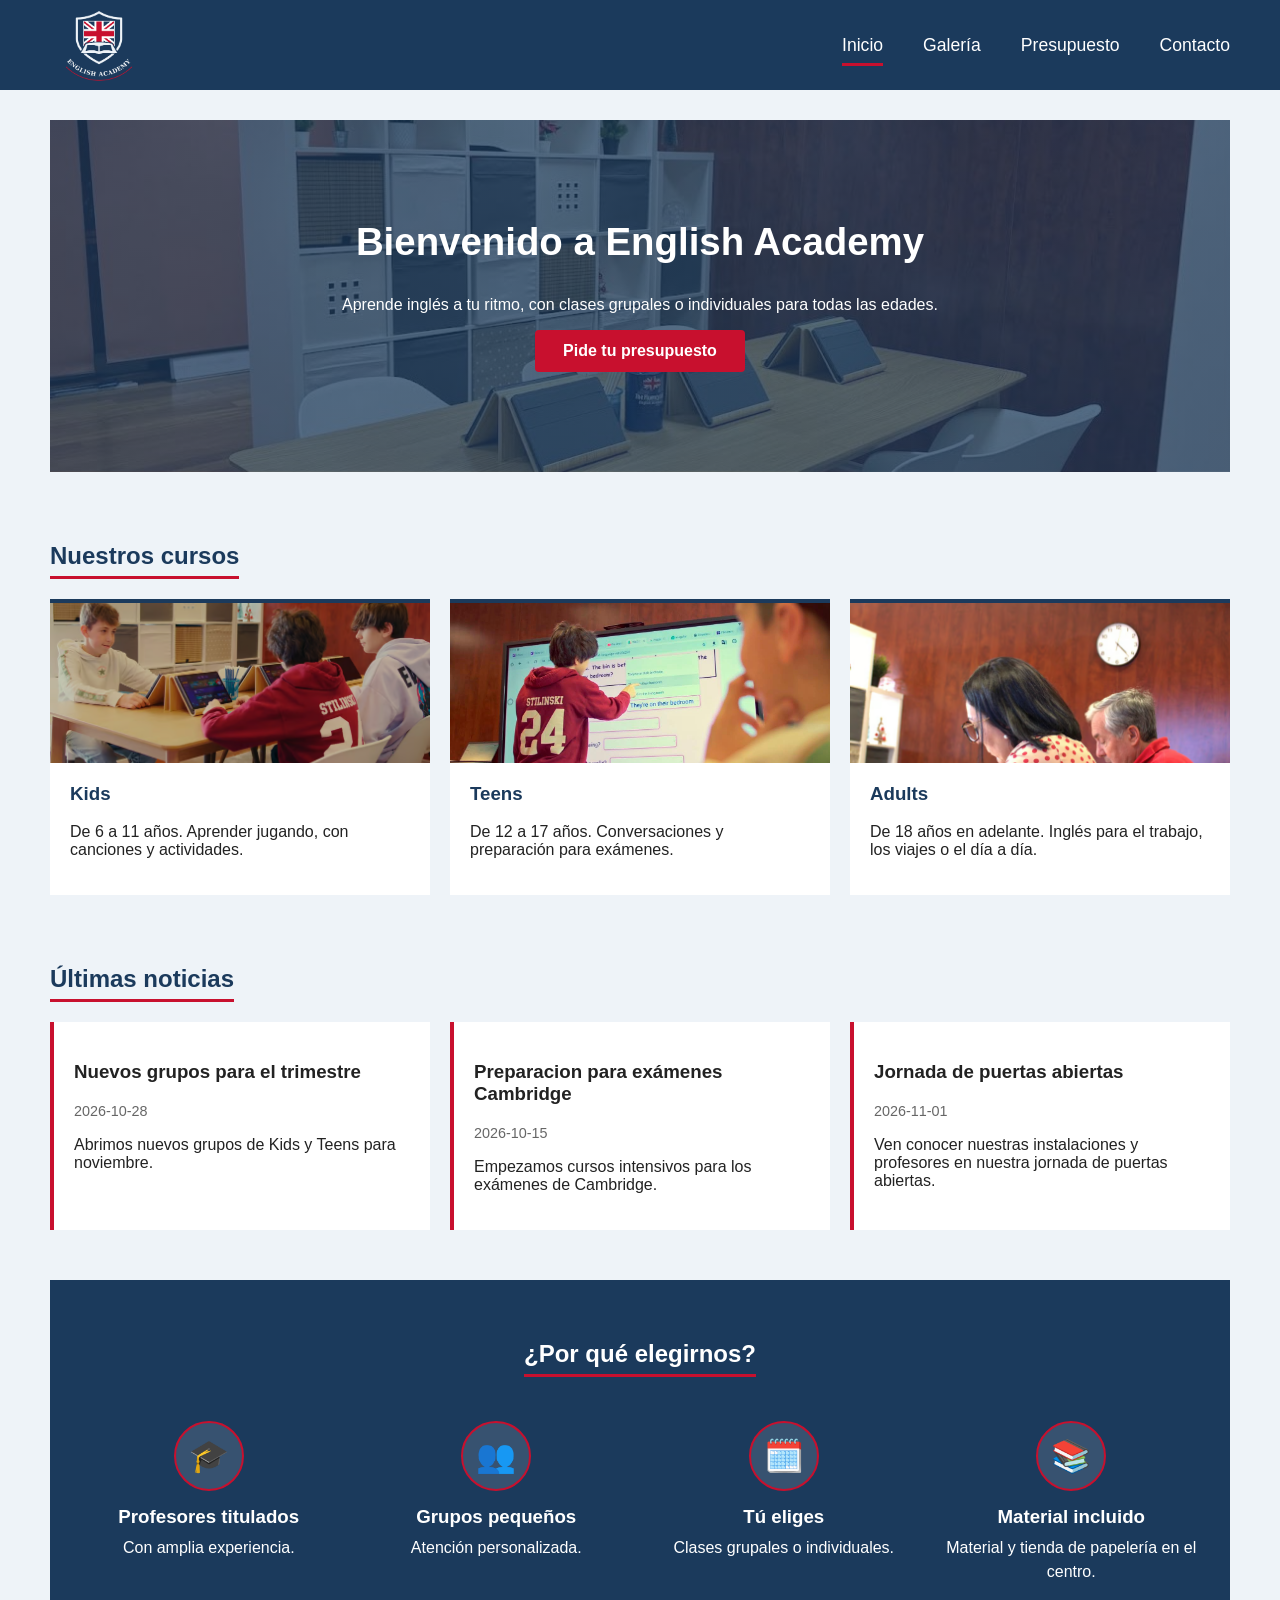
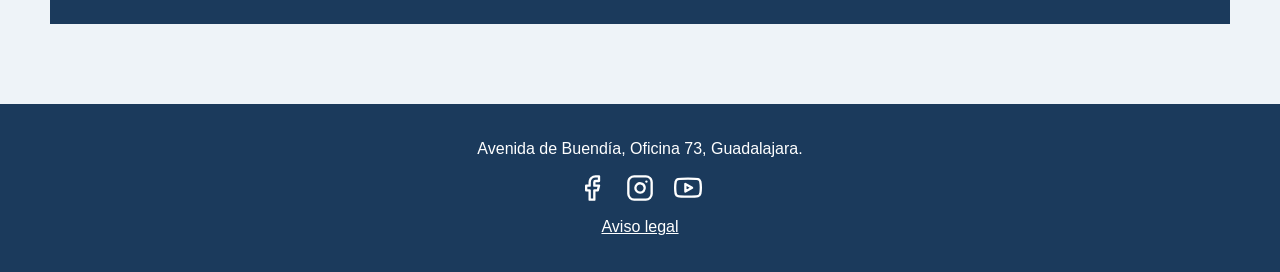
<file: index.html>
<!DOCTYPE html>
<html lang="es">
<head>
  <meta charset="UTF-8">
  <meta name="viewport" content="width=device-width, initial-scale=1.0">
  <title>englishacademy | Inicio</title>
  <!-- Enlazamos el archivo CSS -->
  <link rel="stylesheet" href="css/style.css">
</head>
<body>

  <!-- CABECERA + MENÚ -->
  <header class="cabecera">
    <a class="logo" href="index.html">
        <img src="./images/logo.png" alt="Logo de English Academy">
    </a>
    <!-- Menú de navegación -->
    <nav>
      <ul class="menu">
        <li><a href="index.html" class="activo">Inicio</a></li>
        <li><a href="views/galeria.html">Galería</a></li>
        <li><a href="views/presupuesto.html">Presupuesto</a></li>
        <li><a href="views/contacto.html">Contacto</a></li>
      </ul>
    </nav>
  </header>

  <!-- CONTENIDO PRINCIPAL -->
  <main>
    
    <!-- Presentación -->
    <section id="inicio" class="hero">
      <h1>Bienvenido a English Academy</h1>
      <p>Aprende inglés a tu ritmo, con clases grupales o individuales para todas las edades.</p>
      <a class="boton" href="views/presupuesto.html">Pide tu presupuesto</a>
     </section>

     <!-- Nuestros cursos-->
     <section id="cursos">
      <h2>Nuestros cursos</h2>
      <!-- Tarjetas de cursos -->
      <div class="tarjetas">
        <article class="tarjeta tarjeta-curso">
          <img src="./images/foto2.avif" alt="Niños aprendiendo inglés en clase" width="300" height="200">
          <div class="tarjeta-texto">
            <h3>Kids</h3>
            <p>De 6 a 11 años. Aprender jugando, con canciones y actividades.</p>
          </div>
        </article>
        <article class="tarjeta tarjeta-curso">
          <img src="./images/foto6.jpeg" alt="Adolescentes preparando exámenes de inglés" width="300" height="200">
          <div class="tarjeta-texto">
            <h3>Teens</h3>
            <p>De 12  a 17 años. Conversaciones y preparación para exámenes.</p>
          </div>
        </article>
        <article class="tarjeta tarjeta-curso">
          <img src="./images/foto1.avif" alt="Adultos en una clase de inglés" width="300" height="200">
          <div class="tarjeta-texto">
            <h3>Adults</h3>
            <p>De 18 años en adelante. Inglés para el trabajo, los viajes o el día a día.</p>
          </div>
        </article>
      </div>
    </section>
    
    <!-- Últimas noticias (se cargan desde un archivo JSON)-->
     <section id="noticias">
        <h2>Últimas noticias</h2>
        <div id="contenedor-noticias">
          <!-- Las noticias se cargarán aquí mediante JavaScript -->
        </div>
     </section>

    <!-- ¿Por qué elegirnos? -->
     <section id="porque" class="porque">
      <h2>¿Por qué elegirnos?</h2>
      <div class="ventajas-grid">
        <div class="ventaja">
          <span class="icono" aria-hidden="true">🎓</span>
          <h3>Profesores titulados</h3>
          <p>Con amplia experiencia.</p>
        </div>
        <div class="ventaja">
          <span class="icono" aria-hidden="true">👥</span>
          <h3>Grupos pequeños</h3>
          <p>Atención personalizada.</p>
        </div>
        <div class="ventaja">
          <span class="icono" aria-hidden="true">🗓️</span>
          <h3>Tú eliges</h3>
          <p>Clases grupales o individuales.</p>
        </div>
        <div class="ventaja">
          <span class="icono" aria-hidden="true">📚</span>
          <h3>Material incluido</h3>
          <p>Material y tienda de papelería en el centro.</p>
        </div>
      </div>
    </section>

  </main>

  <!-- PIE DE PÁGINA -->
  <footer class="pie">
    <p>Avenida de Buendía, Oficina 73, Guadalajara.</p>
    <!-- Redes sociales (iconos SVG) -->
    <p class="redes">
      <a href="https://www.facebook.com" target="_blank" rel="noopener" aria-label="Facebook">
        <svg viewBox="0 0 24 24" width="28" height="28" aria-hidden="true">
          <path d="M18 2h-3a5 5 0 0 0-5 5v3H7v4h3v8h4v-8h3l1-4h-4V7a1 1 0 0 1 1-1h3z"/>
        </svg>
      </a>
      <a href="https://www.instagram.com" target="_blank" rel="noopener" aria-label="Instagram">
        <svg viewBox="0 0 24 24" width="28" height="28" aria-hidden="true">
          <rect x="2" y="2" width="20" height="20" rx="5" ry="5"/>
          <path d="M16 11.37A4 4 0 1 1 12.63 8 4 4 0 0 1 16 11.37z"/>
          <line x1="17.5" y1="6.5" x2="17.51" y2="6.5"/>
        </svg>
      </a>
      <a href="https://www.youtube.com" target="_blank" rel="noopener" aria-label="YouTube">
        <svg viewBox="0 0 24 24" width="28" height="28" aria-hidden="true">
          <path d="M22.54 6.42a2.78 2.78 0 0 0-1.94-2C18.88 4 12 4 12 4s-6.88 0-8.6.46a2.78 2.78 0 0 0-1.94 2A29 29 0 0 0 1 11.75a29 29 0 0 0 .46 5.33A2.78 2.78 0 0 0 3.4 19c1.72.46 8.6.46 8.6.46s6.88 0 8.6-.46a2.78 2.78 0 0 0 1.94-2 29 29 0 0 0 .46-5.25 29 29 0 0 0-.46-5.33z"/>
          <polygon points="9.75 15.02 15.5 11.75 9.75 8.48 9.75 15.02"/>
        </svg>
      </a>
    </p>
    <!-- Enlaces de privacidad -->
    <p><a href="./views/aviso-legal.html">Aviso legal</a></p>
  </footer>

  <script src="./js/noticias.js"></script>
</body>
</html>
</file>
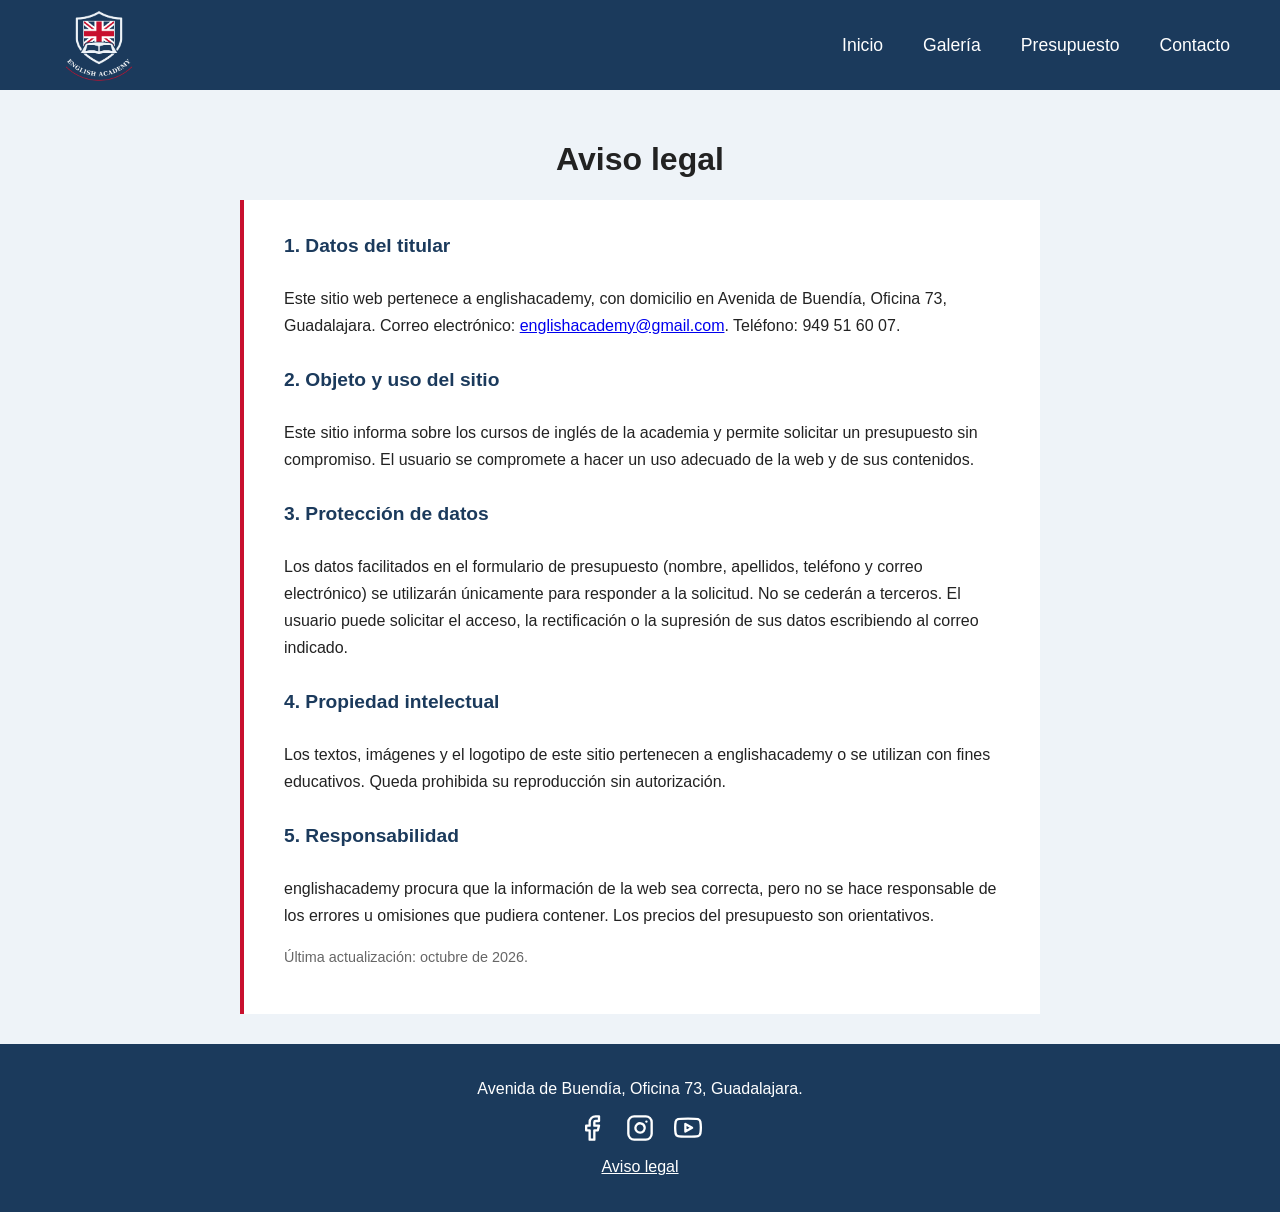
<file: views/aviso-legal.html>
<!DOCTYPE html>
<html lang="es">
<head>
  <meta charset="UTF-8">
  <meta name="viewport" content="width=device-width, initial-scale=1.0">
  <title>englishacademy | Aviso legal</title>
  <link rel="stylesheet" href="../css/style.css">
</head>
<body>

  <!-- CABECERA + MENÚ (ninguna opción resaltada: el aviso legal no está en el menú) -->
  <header class="cabecera">
    <a class="logo" href="../index.html">
      <img src="../images/logo.png" alt="Logo de English Academy">
    </a>
    <nav>
      <ul class="menu">
        <li><a href="../index.html">Inicio</a></li>
        <li><a href="galeria.html">Galería</a></li>
        <li><a href="presupuesto.html">Presupuesto</a></li>
        <li><a href="contacto.html">Contacto</a></li>
      </ul>
    </nav>
  </header>

  <!-- CONTENIDO PRINCIPAL -->
  <main>
    <h1>Aviso legal</h1>

    <article class="legal">
      <h2>1. Datos del titular</h2>
      <p>
        Este sitio web pertenece a englishacademy, con domicilio en Avenida de Buendía,
        Oficina 73, Guadalajara. Correo electrónico:
        <a href="mailto:englishacademy@gmail.com">englishacademy@gmail.com</a>.
        Teléfono: 949 51 60 07.
      </p>

      <h2>2. Objeto y uso del sitio</h2>
      <p>
        Este sitio informa sobre los cursos de inglés de la academia y permite solicitar
        un presupuesto sin compromiso. El usuario se compromete a hacer un uso adecuado
        de la web y de sus contenidos.
      </p>

      <h2>3. Protección de datos</h2>
      <p>
        Los datos facilitados en el formulario de presupuesto (nombre, apellidos, teléfono
        y correo electrónico) se utilizarán únicamente para responder a la solicitud.
        No se cederán a terceros. El usuario puede solicitar el acceso, la rectificación
        o la supresión de sus datos escribiendo al correo indicado.
      </p>

      <h2>4. Propiedad intelectual</h2>
      <p>
        Los textos, imágenes y el logotipo de este sitio pertenecen a englishacademy o se
        utilizan con fines educativos. Queda prohibida su reproducción sin autorización.
      </p>

      <h2>5. Responsabilidad</h2>
      <p>
        englishacademy procura que la información de la web sea correcta, pero no se hace
        responsable de los errores u omisiones que pudiera contener. Los precios del
        presupuesto son orientativos.
      </p>

      <p class="legal-nota">Última actualización: octubre de 2026.</p>
    </article>
  </main>

  <!-- PIE DE PÁGINA -->
  <footer class="pie">
    <p>Avenida de Buendía, Oficina 73, Guadalajara.</p>

    <!-- Redes sociales (iconos SVG) -->
    <p class="redes">
      <a href="https://www.facebook.com" target="_blank" rel="noopener" aria-label="Facebook">
        <svg viewBox="0 0 24 24" width="28" height="28" aria-hidden="true">
          <path d="M18 2h-3a5 5 0 0 0-5 5v3H7v4h3v8h4v-8h3l1-4h-4V7a1 1 0 0 1 1-1h3z"/>
        </svg>
      </a>
      <a href="https://www.instagram.com" target="_blank" rel="noopener" aria-label="Instagram">
        <svg viewBox="0 0 24 24" width="28" height="28" aria-hidden="true">
          <rect x="2" y="2" width="20" height="20" rx="5" ry="5"/>
          <path d="M16 11.37A4 4 0 1 1 12.63 8 4 4 0 0 1 16 11.37z"/>
          <line x1="17.5" y1="6.5" x2="17.51" y2="6.5"/>
        </svg>
      </a>
      <a href="https://www.youtube.com" target="_blank" rel="noopener" aria-label="YouTube">
        <svg viewBox="0 0 24 24" width="28" height="28" aria-hidden="true">
          <path d="M22.54 6.42a2.78 2.78 0 0 0-1.94-2C18.88 4 12 4 12 4s-6.88 0-8.6.46a2.78 2.78 0 0 0-1.94 2A29 29 0 0 0 1 11.75a29 29 0 0 0 .46 5.33A2.78 2.78 0 0 0 3.4 19c1.72.46 8.6.46 8.6.46s6.88 0 8.6-.46a2.78 2.78 0 0 0 1.94-2 29 29 0 0 0 .46-5.25 29 29 0 0 0-.46-5.33z"/>
          <polygon points="9.75 15.02 15.5 11.75 9.75 8.48 9.75 15.02"/>
        </svg>
      </a>
    </p>
    <!-- Enlaces de privacidad -->
    <p><a href="aviso-legal.html">Aviso legal</a></p>
  </footer>

</body>
</html>
</file>
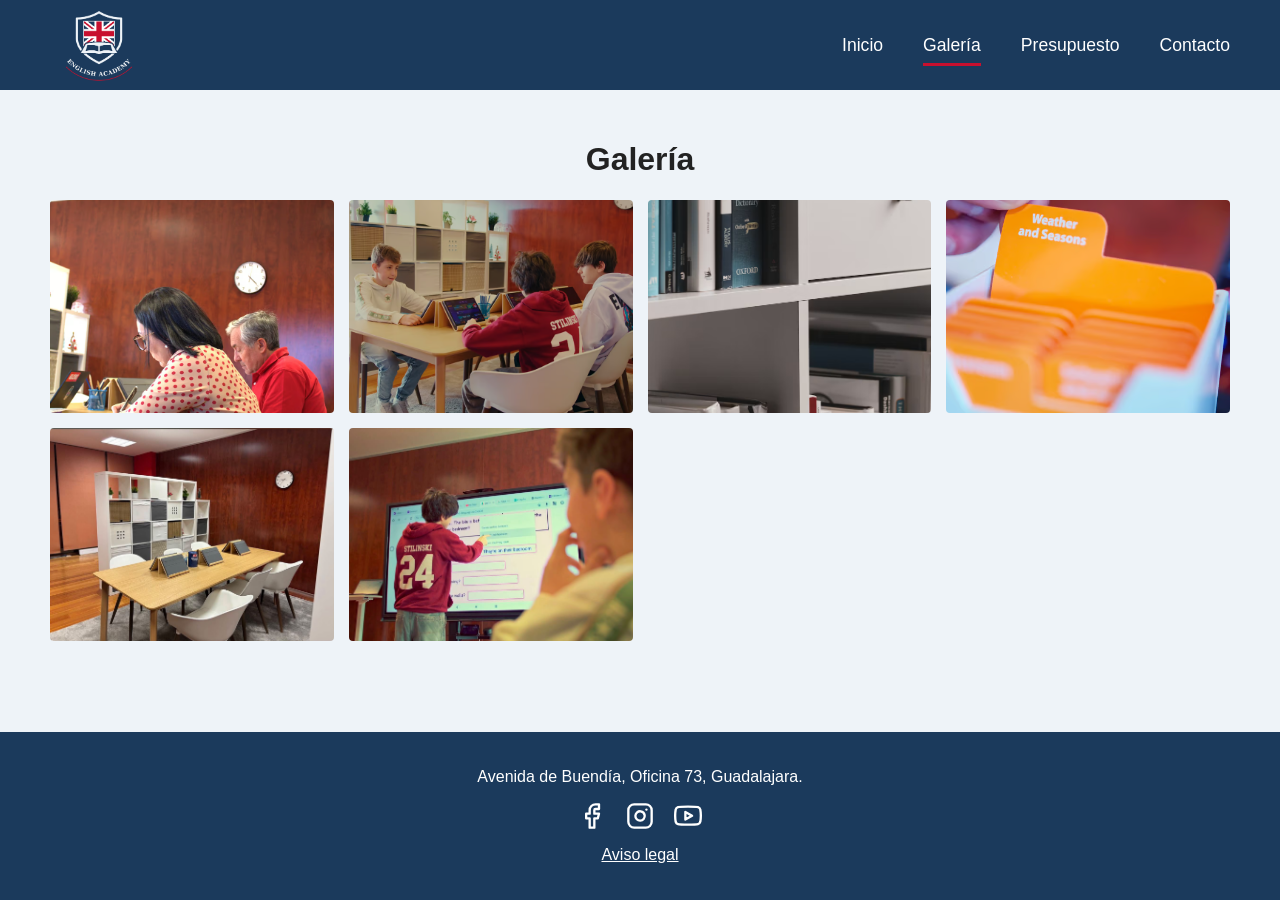
<file: views/galeria.html>
<!DOCTYPE html>
<html lang="es">
<head>
  <meta charset="UTF-8">
  <meta name="viewport" content="width=device-width, initial-scale=1.0">
  <title>englishacademy | Galería</title>
  <!-- Enlazamos el archivo CSS -->
  <link rel="stylesheet" href="../css/style.css">
</head>
<body>

  <!-- CABECERA + MENÚ -->
  <header class="cabecera">
    <a class="logo" href="../index.html">
        <img src="../images/logo.png" alt="Logo de English Academy">
    </a>
    <!-- Menú de navegación -->
    <nav>
      <ul class="menu">
        <li><a href="../index.html">Inicio</a></li>
        <li><a href="../views/galeria.html" class="activo">Galería</a></li>
        <li><a href="../views/presupuesto.html">Presupuesto</a></li>
        <li><a href="../views/contacto.html">Contacto</a></li>
      </ul>
    </nav>
  </header>

  <!-- CONTENIDO PRINCIPAL -->
  <main>
    <h1>Galería</h1>

    <div class="galeria-grid">
      <img src="../images/foto1.avif" alt="Adultos en clase" width="300" height="200">
      <img src="../images/foto2.avif" alt="Niños aprendiendo" width="300" height="200">
      <img src="../images/foto3.avif" alt="Preparación para exámenes" width="300" height="200">
      <img src="../images/foto4.avif" alt="Aprender con juegos" width="300" height="200">
      <img src="../images/foto5.jpeg" alt="Instalaciones" width="300" height="200">
      <img src="../images/foto6.jpeg" alt="clases didácticas" width="300" height="200">
    </div>

    <!-- lightbox: capa oscura al abrir la imagen-->
    <div id="lightbox" class="lightbox">
      <button id="cerrar" class="lb-boton lb-cerrar" type="button" aria-label="Cerrar">&times;</button>
      <button id="anterior" class="lb-boton lb-anterior" type="button" aria-label="Foto anterior">&#10094;</button>
      <img id="lightbox-img" src="../images/foto1.avif" alt="Foto ampliada" width="300" height="200">
      <button id="siguiente" class="lb-boton lb-siguiente" type="button" aria-label="Foto siguiente">&#10095;</button>
    </div>

  </main>

 
  <!-- PIE DE PÁGINA -->
  <footer class="pie">
    <p>Avenida de Buendía, Oficina 73, Guadalajara.</p>
    <!-- Redes sociales (iconos SVG) -->
    <p class="redes">
      <a href="https://www.facebook.com" target="_blank" rel="noopener" aria-label="Facebook">
        <svg viewBox="0 0 24 24" width="28" height="28" aria-hidden="true">
          <path d="M18 2h-3a5 5 0 0 0-5 5v3H7v4h3v8h4v-8h3l1-4h-4V7a1 1 0 0 1 1-1h3z"/>
        </svg>
      </a>
      <a href="https://www.instagram.com" target="_blank" rel="noopener" aria-label="Instagram">
        <svg viewBox="0 0 24 24" width="28" height="28" aria-hidden="true">
          <rect x="2" y="2" width="20" height="20" rx="5" ry="5"/>
          <path d="M16 11.37A4 4 0 1 1 12.63 8 4 4 0 0 1 16 11.37z"/>
          <line x1="17.5" y1="6.5" x2="17.51" y2="6.5"/>
        </svg>
      </a>
      <a href="https://www.youtube.com" target="_blank" rel="noopener" aria-label="YouTube">
        <svg viewBox="0 0 24 24" width="28" height="28" aria-hidden="true">
          <path d="M22.54 6.42a2.78 2.78 0 0 0-1.94-2C18.88 4 12 4 12 4s-6.88 0-8.6.46a2.78 2.78 0 0 0-1.94 2A29 29 0 0 0 1 11.75a29 29 0 0 0 .46 5.33A2.78 2.78 0 0 0 3.4 19c1.72.46 8.6.46 8.6.46s6.88 0 8.6-.46a2.78 2.78 0 0 0 1.94-2 29 29 0 0 0 .46-5.25 29 29 0 0 0-.46-5.33z"/>
          <polygon points="9.75 15.02 15.5 11.75 9.75 8.48 9.75 15.02"/>
        </svg>
      </a>
    </p>
    <!-- Enlaces de privacidad -->
    <p><a href="../views/aviso-legal.html">Aviso legal</a></p>
  </footer>

  <!--Anexamos el jQuery y nuestro Script-->
  <script src="../js/jquery-4.0.0.min.js"></script>
  <script src="../js/galeria.js"></script>
</body>
</html>
</file>
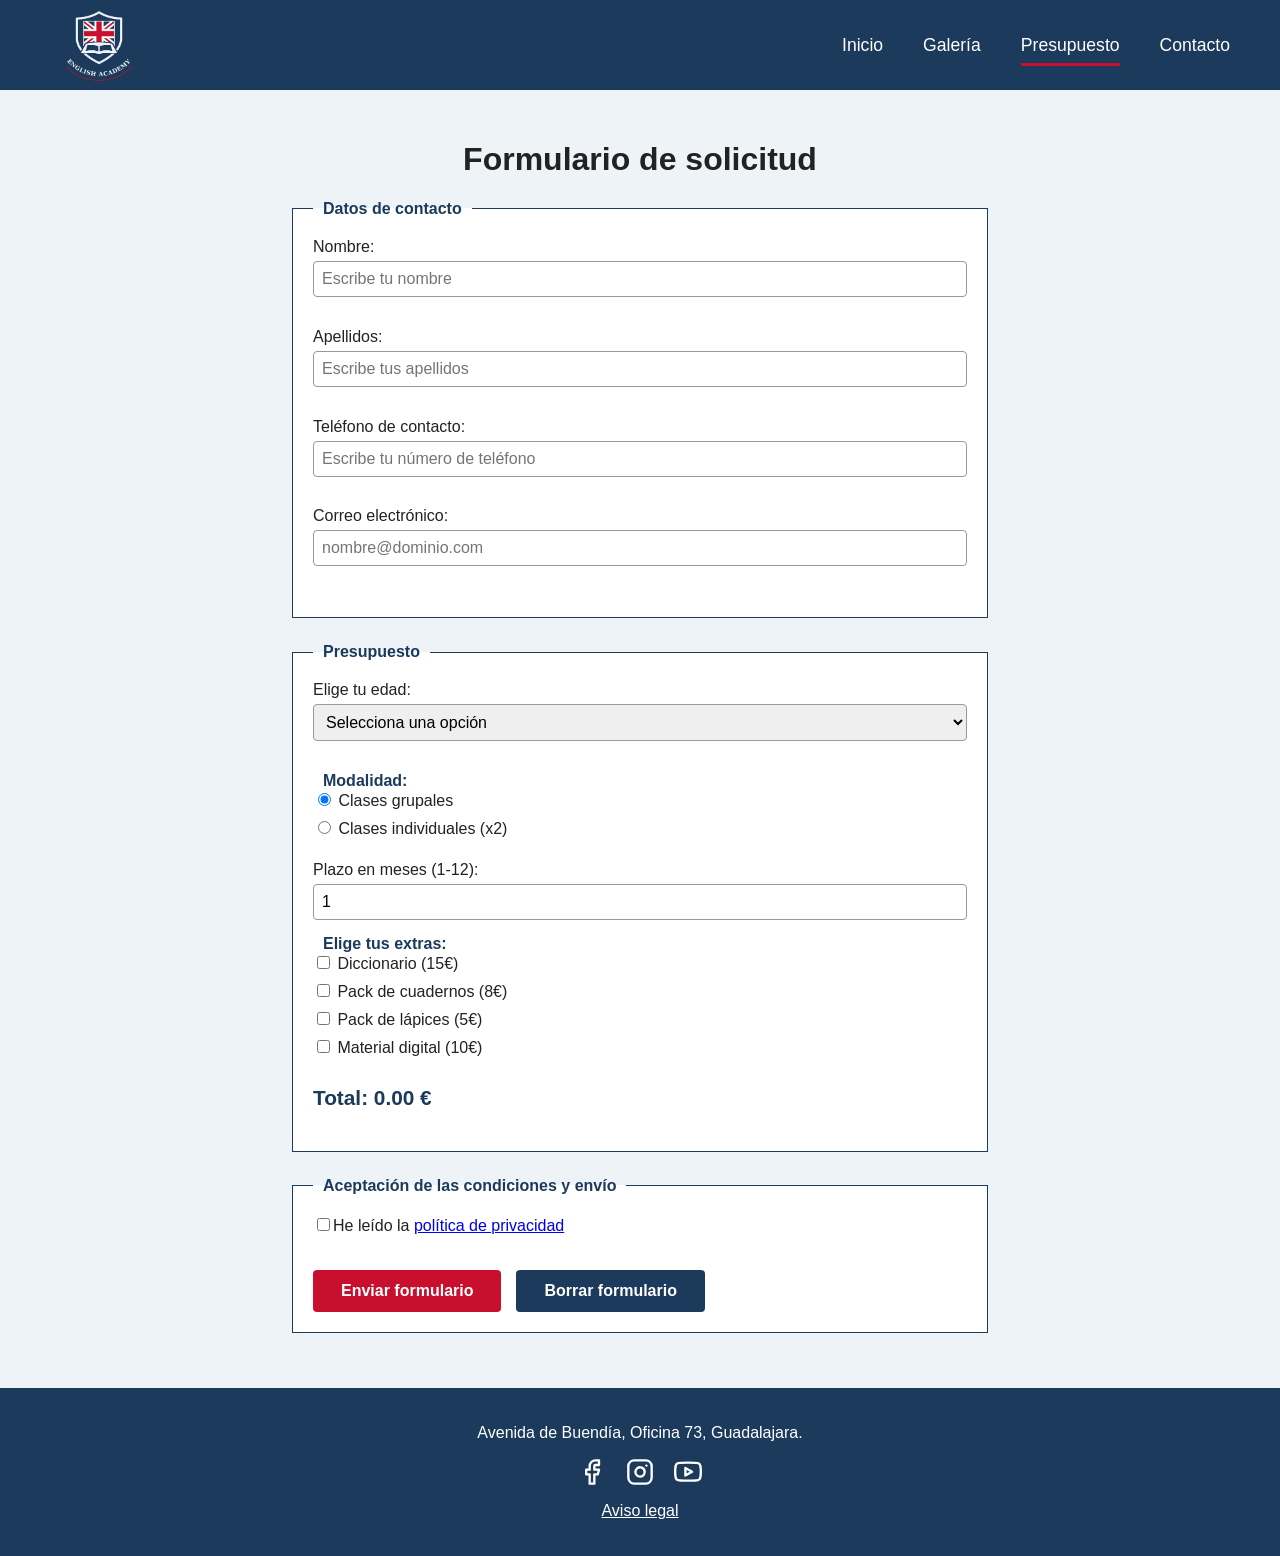
<file: views/presupuesto.html>
<!DOCTYPE html>
<html lang="es">
<head>
  <meta charset="UTF-8">
  <meta name="viewport" content="width=device-width, initial-scale=1.0">
  <title>englishacademy | Presupuesto</title>
  <!-- Enlazamos el archivo CSS -->
  <link rel="stylesheet" href="../css/style.css">
</head>
<body>

  <!-- CABECERA + MENÚ -->
  <header class="cabecera">
    <a class="logo" href="../index.html">
        <img src="../images/logo.png" alt="Logo de English Academy">
    </a>
    <!-- Menú de navegación -->
    <nav>
      <ul class="menu">
        <li><a href="../index.html">Inicio</a></li>
        <li><a href="../views/galeria.html">Galería</a></li>
        <li><a href="../views/presupuesto.html" class="activo">Presupuesto</a></li>
        <li><a href="../views/contacto.html">Contacto</a></li>
      </ul>
    </nav>
  </header>

  <!-- CONTENIDO PRINCIPAL -->
  <main>
    <h1>Formulario de solicitud</h1>

    <form id="formulario" action="#" method="post" novalidate>
      
      <!--Usaremos un fieldset para agrupar los campos el formulario-->
      <!--Solicitamos datos de contacto-->
      <fieldset>
        <legend>Datos de contacto</legend>

        <div class="campo">
          <label for="nombre">Nombre:</label>
          <input type="text" id="nombre" name="nombre" placeholder="Escribe tu nombre" required>
          <span class="error" id="error-nombre"></span>
        </div>
        <div class="campo">
          <label for="apellidos">Apellidos:</label>
          <input type="text" id="apellidos" name="apellidos" placeholder="Escribe tus apellidos" required>
          <span class="error" id="error-apellidos"></span>
        </div>
        <div class="campo">
          <label for="telefono">Teléfono de contacto:</label>
          <input type="tel" id="telefono" name="telefono" placeholder="Escribe tu número de teléfono" required>
          <span class="error" id="error-telefono"></span>
        </div>
        <div class="campo">
          <label for="email">Correo electrónico:</label>
          <input type="text" id="email" name="email" placeholder="nombre@dominio.com" required>
          <span class="error" id="error-email"></span>
        </div>
      </fieldset>

      <!--Presupuesto-->
      <fieldset>
        <legend>Presupuesto</legend>

        <!--Presupuesto:Por edad-->
        <div class="campo">
          <label for="producto">Elige tu edad:</label>
          <select id="producto" name="producto" required>
            <option value="" data-precio="0">Selecciona una opción</option>
            <option value="kids" data-precio="40">Kids (6-11 años) - 40€/mes</option>
            <option value="teens" data-precio="50">Teen (12-17 años) - 50€/mes</option>
            <option value="adults" data-precio="60">Adults (18+ años) - 60€/mes</option>
          </select>
          <span class="error" id="error-producto"></span>
        </div>

        <!--Modalidad (Grupal o individual):Multiplicar precio-->
        <fieldset class="grupo">
          <legend>Modalidad:</legend>
          <label for="grupal">
            <input type="radio" id="grupal" name="modalidad" value="grupal" data-factor="1" checked>
            Clases grupales
          </label>
          <label for="individual">
            <input type="radio" id="individual" name="modalidad" value="individual" data-factor="2">
            Clases individuales (x2)
          </label>
        </fieldset>

        <!--Plazo: duración-->
        <div class="campo">
          <label for="plazo">Plazo en meses (1-12):</label>
          <input type="number" id="plazo" name="plazo" min="1" max="12" value="1" required>
        </div>

        <!--Extras: casillas que suman al importe final-->

        <fieldset class="grupo">
          <legend>Elige tus extras:</legend>
          <label for="extra-diccionario">
            <input type="checkbox" id="extra-diccionario" name="extras" value="diccionario" data-precio="15">
            Diccionario (15€)
          </label>
          <label for="extra-cuaderno">
            <input type="checkbox" id="extra-cuaderno" name="extras" value="cuaderno" data-precio="8">
            Pack de cuadernos (8€)
          </label>
          <label for="extra-lapices">
            <input type="checkbox" id="extra-lapices" name="extras" value="lapices" data-precio="5">
            Pack de lápices (5€)
          </label>
          <label for="extra-digital">
            <input type="checkbox" id="extra-digital" name="extras" value="digital" data-precio="10">
            Material digital (10€)
          </label>
        </fieldset>

        <!--Total: se actualizará con JavaScript-->
        <p class="total">
          Total: <output id="total" for="producto grupal individual plazo extra-diccionario extra-cuaderno extra-lapices extra-digital">0€</output>
        </p>

      </fieldset>

      <!--Condiciones y envió-->
      <fieldset>
        <legend>Aceptación de las condiciones y envío</legend>
        
        <label for="privacidad">
          <input type="checkbox" id="privacidad" name="privacidad" required>He leído la <a href="../views/aviso-legal.html" target="_blank" rel="noopener">política de privacidad</a>
        </label>
        <span class="error" id="error-privacidad"></span>
        
        <div class="botones">
          <button type="submit" class="boton">Enviar formulario</button>
          <button type="reset" class="boton boton-secundario">Borrar formulario</button>
        </div>
      </fieldset>

    </form>
  </main>

  <!-- PIE DE PÁGINA -->
  <footer class="pie">
    <p>Avenida de Buendía, Oficina 73, Guadalajara.</p>
    <!-- Redes sociales (iconos SVG) -->
    <p class="redes">
      <a href="https://www.facebook.com" target="_blank" rel="noopener" aria-label="Facebook">
        <svg viewBox="0 0 24 24" width="28" height="28" aria-hidden="true">
          <path d="M18 2h-3a5 5 0 0 0-5 5v3H7v4h3v8h4v-8h3l1-4h-4V7a1 1 0 0 1 1-1h3z"/>
        </svg>
      </a>
      <a href="https://www.instagram.com" target="_blank" rel="noopener" aria-label="Instagram">
        <svg viewBox="0 0 24 24" width="28" height="28" aria-hidden="true">
          <rect x="2" y="2" width="20" height="20" rx="5" ry="5"/>
          <path d="M16 11.37A4 4 0 1 1 12.63 8 4 4 0 0 1 16 11.37z"/>
          <line x1="17.5" y1="6.5" x2="17.51" y2="6.5"/>
        </svg>
      </a>
      <a href="https://www.youtube.com" target="_blank" rel="noopener" aria-label="YouTube">
        <svg viewBox="0 0 24 24" width="28" height="28" aria-hidden="true">
          <path d="M22.54 6.42a2.78 2.78 0 0 0-1.94-2C18.88 4 12 4 12 4s-6.88 0-8.6.46a2.78 2.78 0 0 0-1.94 2A29 29 0 0 0 1 11.75a29 29 0 0 0 .46 5.33A2.78 2.78 0 0 0 3.4 19c1.72.46 8.6.46 8.6.46s6.88 0 8.6-.46a2.78 2.78 0 0 0 1.94-2 29 29 0 0 0 .46-5.25 29 29 0 0 0-.46-5.33z"/>
          <polygon points="9.75 15.02 15.5 11.75 9.75 8.48 9.75 15.02"/>
        </svg>
      </a>
    </p>
    <!-- Enlaces de privacidad -->
    <p><a href="../views/aviso-legal.html">Aviso legal</a></p>
  </footer>

  <script src="../js/presupuesto.js"></script>
</body>
</html>
</file>
<file: css/style.css>
/* ==========================================================
   englishacademy - Hoja de estilos principal
   Paleta: azul marino, rojo, azul claro (+ blanco y negro)
   ========================================================== */


/* ==========================================================
   VARIABLES DE COLOR
   ========================================================== */

:root {
  --azul: #1B3A5C;        /* color principal: menú, footer, títulos */
  --rojo: #C8102E;        /* acento: botones, subrayados, errores */
  --azul-claro: #EEF3F8;  /* fondo general de las páginas */
  --alto-menu: 90px;      /* altura del menú fijo; la usan la cabecera y el body */
}


/* ==========================================================
   BASE (body y main)
   ========================================================== */

* {
  box-sizing: border-box; /* el padding y el borde no aumentan el ancho de los elementos */
}

body {
  margin: 0;
  font-family: Arial, sans-serif; /* fuente del sitio; si no existe Arial, usa otra sin serifa */
  color: #222;                    /* negro suave para el texto */
  background: var(--azul-claro);
  padding-top: var(--alto-menu);  /* hueco para que el menú fijo no tape el contenido */
  min-height: 100vh;              /* el body mide como mínimo toda la altura de la ventana */
  display: flex;                  /* layout en columna: cabecera, main y footer */
  flex-direction: column;
}

main {
  padding: 30px 50px;
  flex: 1;                        /* el main ocupa todo el espacio libre y empuja el footer abajo */
}


/* ==========================================================
   CABECERA Y MENÚ FIJO
   ========================================================== */

.cabecera {
  position: fixed;         /* se queda arriba al hacer scroll */
  top: 0;
  left: 0;
  width: 100%;
  height: var(--alto-menu);
  background: var(--azul);
  display: flex;           /* logo a la izquierda y menú a la derecha */
  justify-content: space-between;
  align-items: center;     /* centra verticalmente */
  padding: 0 50px;
  z-index: 1000;           /* siempre por encima del contenido */
}

.logo img {
  height: 90px;            /* igual que --alto-menu: el logo ocupa toda la altura de la barra */
  width: auto;             /* mantiene la proporción */
  display: block;          /* evita el pequeño hueco bajo las imágenes */
}

.menu {
  list-style: none;        /* quita los puntos de la lista */
  display: flex;           /* enlaces en horizontal */
  gap: 40px;               /* separación entre enlaces */
  margin: 0;
  padding: 0;
}

.menu a {
  color: #fff;
  text-decoration: none;
  font-size: 1.1rem;
  padding: 8px 0;
}

/* Resalta la página actual (clase "activo") y el enlace al pasar el ratón */
.menu a:hover,
.menu a.activo {
  border-bottom: 3px solid var(--rojo);
}


/* ==========================================================
   FOOTER Y REDES SOCIALES
   ========================================================== */

/* ===== Redes sociales (iconos SVG) ===== */
.redes {
  display: flex;
  justify-content: center; /* iconos centrados */
  gap: 20px;
}

.redes a {
  color: #fff;               /* los iconos toman este color (currentColor) */
  display: inline-flex;
  transition: color 0.2s, transform 0.2s; /* cambio suave al pasar el ratón */
}

.redes a:hover {
  color: var(--rojo);
  transform: translateY(-3px); /* el icono sube un poco */
}

/* Estilo de línea común a los tres iconos */
.redes svg {
  fill: none;                /* sin relleno: solo el trazo */
  stroke: currentColor;      /* el trazo usa el color del enlace */
  stroke-width: 2;
  stroke-linecap: round;     /* extremos redondeados */
  stroke-linejoin: round;    /* esquinas redondeadas */
}

/* ===== Pie de página ===== */
.pie {
  background: var(--azul);
  color: #fff;
  text-align: center;
  padding: 20px;
}

.pie a {
  color: #fff;
}


/* ==========================================================
   PORTADA: NOTICIAS (cargadas desde JSON)
   ========================================================== */

#contenedor-noticias {
  display: grid;
  grid-template-columns: repeat(auto-fit, minmax(250px, 1fr)); /* tantas columnas como quepan, mínimo 250px */
  gap: 20px;
}

.noticia {
  background: #fff;
  padding: 20px;
  border-left: 4px solid var(--rojo);
}

.noticia time {
  color: #666;
  font-size: 0.9rem;
}


/* ==========================================================
   PORTADA: SECCIONES EN GENERAL
   ========================================================== */

main section {
  margin-bottom: 50px;     /* separación entre secciones */
}

main h2 {
  color: var(--azul);
  border-bottom: 3px solid var(--rojo);
  display: inline-block;   /* el subrayado solo mide lo que el texto */
  padding-bottom: 6px;
}


/* ==========================================================
   PORTADA: HERO Y BOTONES
   ========================================================== */

/* Hero: imagen de fondo con capa azul para que el texto se lea bien */
.hero {
  background:
    linear-gradient(rgba(27, 58, 92, 0.75), rgba(27, 58, 92, 0.75)), /* capa azul semitransparente */
    url("../images/foto5.jpeg");  /* la ruta se cuenta desde el CSS, por eso sube un nivel */
  background-size: cover;         /* la imagen cubre todo el hero */
  background-position: center;
  color: #fff;
  text-align: center;
  padding: 100px 30px;
}

.hero h1 {
  margin-top: 0;
  font-size: 2.4rem;
}

/* Botón principal (también se usa en el formulario y en contacto) */
.boton {
  display: inline-block;   /* permite dar padding a un enlace */
  background: var(--rojo);
  color: #fff;
  padding: 12px 28px;
  text-decoration: none;
  font-weight: bold;
  border-radius: 4px;
}

.boton:hover {
  background: #a00d25;     /* rojo más oscuro: variación del mismo color */
}


/* ==========================================================
   PORTADA: TARJETAS DE CURSOS
   ========================================================== */

/* Rejilla de tarjetas (cursos) */
.tarjetas {
  display: grid;
  grid-template-columns: repeat(auto-fit, minmax(250px, 1fr)); /* se adapta al ancho: 3, 2 o 1 columnas */
  gap: 20px;
}

.tarjeta {
  background: #fff;
  padding: 20px;
  border-top: 4px solid var(--azul);
}

/* Tarjeta de curso con imagen arriba */
.tarjeta-curso {
  padding: 0;              /* la imagen llega hasta los bordes */
  overflow: hidden;        /* recorta lo que se salga de la tarjeta */
  transition: transform 0.2s, box-shadow 0.2s;
}

.tarjeta-curso:hover {
  transform: translateY(-5px);                  /* la tarjeta sube al pasar el ratón */
  box-shadow: 0 8px 20px rgba(0, 0, 0, 0.15);
}

.tarjeta-curso img {
  display: block;
  width: 100%;
  height: 160px;           /* altura fija de la imagen */
  object-fit: cover;       /* recorta la imagen sin deformarla */
}

.tarjeta-texto {
  padding: 20px;
}

.tarjeta-texto h3 {
  margin-top: 0;
  color: var(--azul);
}


/* ==========================================================
   PORTADA: ¿POR QUÉ ELEGIRNOS?
   ========================================================== */

.porque {
  background: var(--azul); /* franja azul de lado a lado de la sección */
  color: #fff;
  padding: 40px 30px;
  text-align: center;
}

.porque h2 {
  color: #fff;             /* sustituye el azul de los h2 por blanco */
}

.ventajas-grid {
  display: grid;
  grid-template-columns: repeat(auto-fit, minmax(200px, 1fr)); /* 4 columnas, bajan a 2 o 1 si falta espacio */
  gap: 30px;
  margin-top: 25px;
}

/* Círculo con el emoji de cada ventaja */
.icono {
  display: flex;
  align-items: center;     /* centra el emoji en vertical */
  justify-content: center; /* y en horizontal */
  width: 70px;
  height: 70px;
  margin: 0 auto 15px;     /* auto a los lados: centra el círculo */
  background: rgba(255, 255, 255, 0.12); /* blanco casi transparente */
  border: 2px solid var(--rojo);
  border-radius: 50%;      /* lo convierte en círculo */
  font-size: 2rem;
}

.ventaja h3 {
  margin: 0 0 8px;
}

.ventaja p {
  margin: 0;
  line-height: 1.5;        /* más espacio entre líneas */
}


/* ==========================================================
   GALERÍA Y LIGHTBOX
   ========================================================== */

.galeria-grid {
  display: grid;
  grid-template-columns: repeat(auto-fit, minmax(250px, 1fr));
  gap: 15px;
}

.galeria-grid img {
  width: 100%;
  aspect-ratio: 4 / 3;    /* todas las miniaturas con la misma proporción */
  object-fit: cover;      /* recorta sin deformar */
  cursor: pointer;        /* manita: indica que se puede hacer clic */
  border-radius: 4px;
  transition: transform 0.2s;
}

.galeria-grid img:hover {
  transform: scale(1.03); /* crece un poco al pasar el ratón */
}

/* Lightbox: oculto por defecto, visible con la clase "abierto" */
.lightbox {
  display: none;
  position: fixed;         /* cubre toda la ventana aunque se haga scroll */
  top: 0;
  left: 0;
  width: 100%;
  height: 100%;
  background: rgba(0, 0, 0, 0.9); /* fondo negro casi opaco */
  justify-content: center;
  align-items: center;
  z-index: 2000;           /* por encima del menú (1000) */
}

.lightbox.abierto {
  display: flex;           /* la clase "abierto" la añade JavaScript */
}

.lightbox img {
  max-width: 80%;
  max-height: 85%;
  border-radius: 4px;
}

/* Botones del lightbox (cerrar, anterior, siguiente) */
.lb-boton {
  position: absolute;      /* se colocan respecto al lightbox */
  background: none;
  border: none;
  color: #fff;
  font-size: 2.5rem;
  cursor: pointer;
  padding: 10px 20px;
}

.lb-boton:hover {
  color: var(--rojo);
}

.lb-cerrar { top: 15px; right: 25px; }
.lb-anterior { left: 15px; top: 50%; transform: translateY(-50%); }   /* centrado vertical */
.lb-siguiente { right: 15px; top: 50%; transform: translateY(-50%); }


/* ==========================================================
   FORMULARIO DE PRESUPUESTO
   ========================================================== */

/* Títulos h1 centrados (afecta a todas las páginas con <main>) */
main h1 {
  text-align: center;
}

form {
  max-width: 700px;        /* ancho máximo del formulario */
  margin: 0 auto;          /* márgenes automáticos: lo centran */
}

fieldset {
  background: #fff;
  border: 1px solid var(--azul);
  margin-bottom: 25px;
  padding: 20px;
}

legend {
  color: var(--azul);
  font-weight: bold;
  padding: 0 10px;
}

.campo {
  margin-bottom: 15px;
}

.campo label {
  display: block;          /* la etiqueta queda encima del campo */
  margin-bottom: 5px;
}

/* Campos de texto y desplegable con el mismo aspecto */
input[type="text"],
input[type="tel"],
input[type="email"],
input[type="number"],
select {
  width: 100%;
  padding: 8px;
  border: 1px solid #999;
  border-radius: 4px;
  font-size: 1rem;
}

/* Grupos de radios y casillas */
.grupo {
  border: none;
  padding: 0;
  margin: 0 0 15px 0;
}

.grupo label {
  display: block;
  margin-bottom: 8px;
}

/* Presupuesto total */
.total {
  font-size: 1.3rem;
  font-weight: bold;
  color: var(--azul);
}

/* Mensajes de error de la validación (los rellena JavaScript) */
.error {
  display: block;
  color: var(--rojo);
  font-size: 0.9rem;
  min-height: 1.1em;       /* reserva el hueco para que el formulario no "salte" */
}

.botones {
  margin-top: 20px;
  display: flex;
  gap: 15px;
}

/* Los botones de <button> necesitan quitar el borde por defecto */
button.boton {
  border: none;
  cursor: pointer;
  font-size: 1rem;
}

.boton-secundario {
  background: var(--azul);
}

.boton-secundario:hover {
  background: #12263d;     /* azul más oscuro: variación del mismo color */
}

/* Campo con error de validación */
input.invalido {
  border: 2px solid var(--rojo);
}

/* Mensaje de envío correcto */
.exito {
  color: #1B3A5C;          /* mismo valor que --azul */
  font-weight: bold;
}

select.invalido {
  border: 2px solid var(--rojo);
}


/* ==========================================================
   CONTACTO: FICHA, DOCENTES Y MAPA
   ========================================================== */

/* Ficha con los datos de la academia */
.ficha {
  background: #fff;
  padding: 20px;
  border-left: 4px solid var(--rojo);
  font-style: normal;     /* <address> sale en cursiva por defecto */
  line-height: 1.6;
}

.tarjeta address {
  font-style: normal;
}

/* Tarjetas pequeñas de los docentes, con la foto circular encima */
.tarjetas-docentes {
  display: flex;
  flex-wrap: wrap;           /* si no caben, pasan a otra línea */
  justify-content: center;   /* las centra en la página */
  gap: 70px 30px;            /* separación vertical y horizontal */
  margin-top: 70px;          /* hueco para la foto que sobresale */
}

.tarjeta-docente {
  position: relative;        /* la foto se coloca respecto a la tarjeta */
  width: 340px;
  padding: 60px 15px 20px;   /* arriba deja sitio a la mitad de la foto */
  text-align: center;
}

.tarjeta-docente img {
  position: absolute;
  top: -50px;                /* mitad de la foto fuera de la tarjeta */
  left: 50%;
  transform: translateX(-50%); /* centra la foto horizontalmente */
  width: 100px;
  height: 100px;
  border-radius: 50%;        /* lo que la hace circular */
  object-fit: cover;         /* recorta sin deformar */
  border: 4px solid #fff;
  box-shadow: 0 3px 10px rgba(0, 0, 0, 0.25);
}

.tarjeta-docente h3 {
  margin: 0 0 10px;
  color: var(--azul);
}

.tarjeta-docente p {
  margin: 5px 0;
  font-size: 0.95rem;
  overflow-wrap: anywhere;   /* evita que el email se salga de la tarjeta */
}

/* Mapa (Leaflet): necesita una altura para verse */
#mapa {
  height: 450px;
  margin-top: 15px;
  position: relative;
  z-index: 0;   /* evita que los controles del mapa se vean por encima del menú fijo */
}

.mensaje-ruta {
  color: var(--azul);
  font-weight: bold;
}


/* ==========================================================
   AVISO LEGAL
   ========================================================== */

.legal {
  max-width: 800px;        /* ancho de lectura cómodo */
  margin: 0 auto;          /* centrado */
  background: #fff;
  padding: 30px 40px;
  border-left: 4px solid var(--rojo);
  line-height: 1.7;
}

.legal h2 {
  font-size: 1.2rem;
  margin: 25px 0 8px;
  border: none;            /* quita el subrayado rojo de los h2 de la portada */
  display: block;
}

.legal h2:first-child {
  margin-top: 0;
}

.legal-nota {
  color: #666;
  font-size: 0.9rem;
}

.galeria-grid img {
  height: auto;       /* con aspect-ratio, la altura se calcula sola */
}

.lightbox img {
  width: auto;        /* la foto ampliada conserva su proporción */
  height: auto;       /* aunque cada foto tenga un tamaño distinto */
}
</file>
